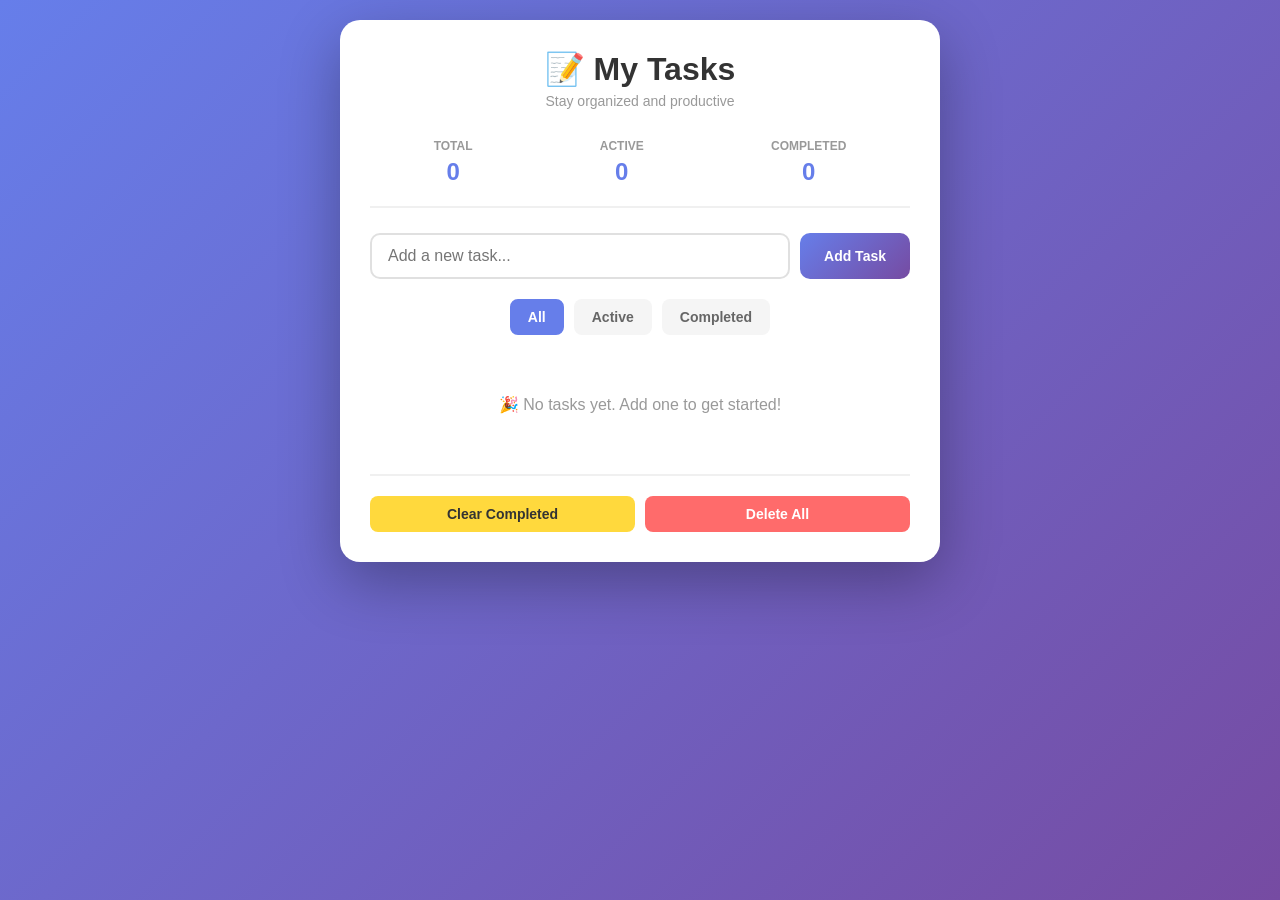
<file: index.html>
<!DOCTYPE html>
<html lang="en">
<head>
    <meta charset="UTF-8">
    <meta name="viewport" content="width=device-width, initial-scale=1.0">
    <title>To-Do List App</title>
    <link rel="stylesheet" href="styles.css">
</head>
<body>
    <div class="container">
        <div class="todo-wrapper">
            <header class="header">
                <h1>📝 My Tasks</h1>
                <p class="subtitle">Stay organized and productive</p>
            </header>

            <div class="stats">
                <div class="stat-item">
                    <span class="stat-label">Total</span>
                    <span class="stat-value" id="totalCount">0</span>
                </div>
                <div class="stat-item">
                    <span class="stat-label">Active</span>
                    <span class="stat-value" id="activeCount">0</span>
                </div>
                <div class="stat-item">
                    <span class="stat-label">Completed</span>
                    <span class="stat-value" id="completedCount">0</span>
                </div>
            </div>

            <div class="input-section">
                <input 
                    type="text" 
                    id="taskInput" 
                    class="task-input" 
                    placeholder="Add a new task..."
                    autocomplete="off"
                >
                <button id="addBtn" class="add-btn">Add Task</button>
            </div>

            <div class="filter-section">
                <button class="filter-btn active" data-filter="all">All</button>
                <button class="filter-btn" data-filter="active">Active</button>
                <button class="filter-btn" data-filter="completed">Completed</button>
            </div>

            <div id="emptyState" class="empty-state">
                <p>🎉 No tasks yet. Add one to get started!</p>
            </div>

            <ul id="taskList" class="task-list"></ul>

            <div class="action-buttons">
                <button id="clearCompleted" class="action-btn clear-btn">Clear Completed</button>
                <button id="deleteAll" class="action-btn delete-btn">Delete All</button>
            </div>
        </div>
    </div>

    <script src="script.js"></script>
</body>
</html>
</file>
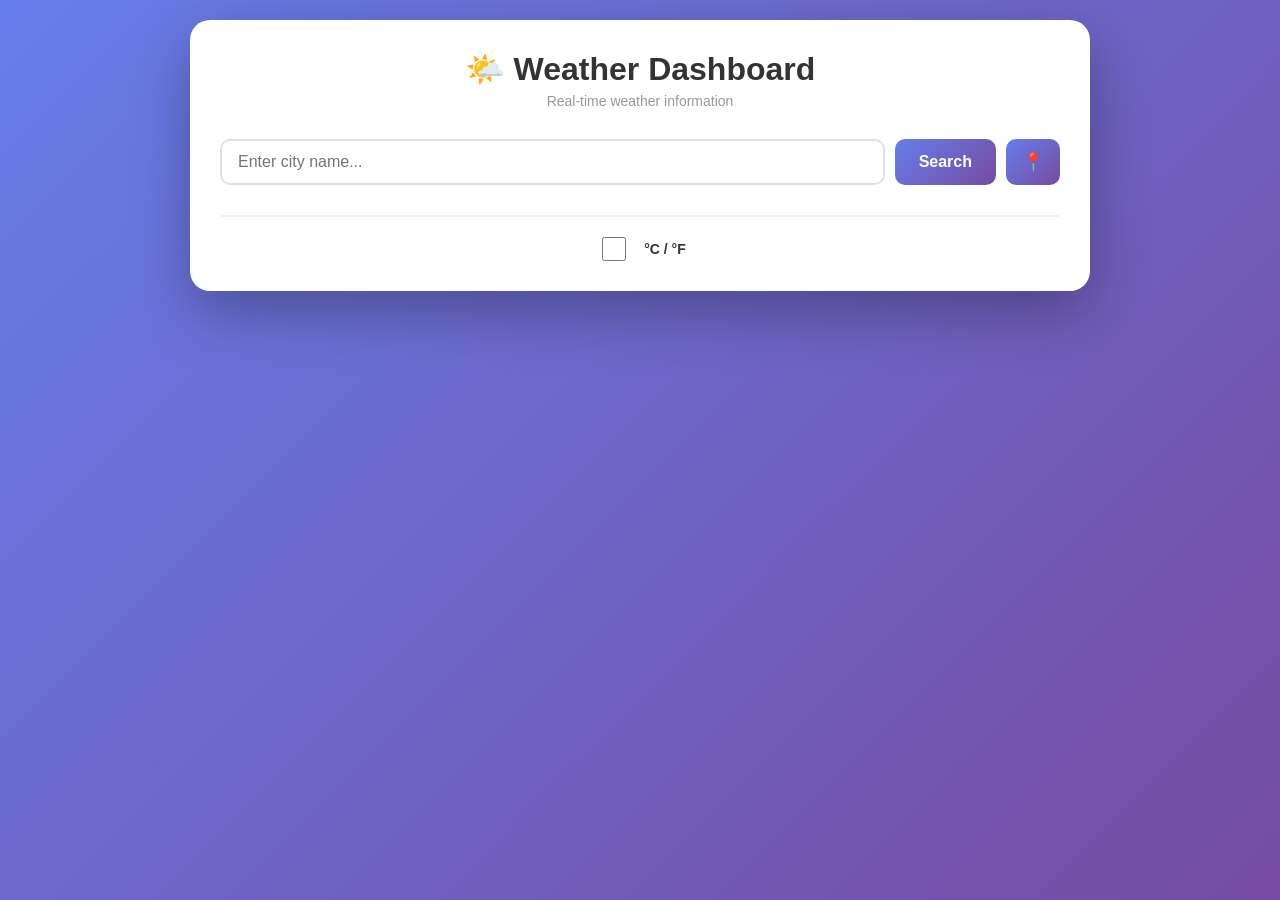
<file: weather.html>
<!DOCTYPE html>
<html lang="en">
<head>
    <meta charset="UTF-8">
    <meta name="viewport" content="width=device-width, initial-scale=1.0">
    <title>Weather Dashboard</title>
    <link rel="stylesheet" href="weather-styles.css">
</head>
<body>
    <div class="container">
        <div class="weather-wrapper">
            <!-- Header -->
            <header class="header">
                <h1>🌤️ Weather Dashboard</h1>
                <p class="subtitle">Real-time weather information</p>
            </header>

            <!-- Search Section -->
            <div class="search-section">
                <input 
                    type="text" 
                    id="cityInput" 
                    class="city-input" 
                    placeholder="Enter city name..."
                    autocomplete="off"
                >
                <button id="searchBtn" class="search-btn">Search</button>
                <button id="locationBtn" class="location-btn" title="Get current location">📍</button>
            </div>

            <!-- Loading State -->
            <div id="loadingState" class="loading-state hidden">
                <div class="spinner"></div>
                <p>Loading weather data...</p>
            </div>

            <!-- Error State -->
            <div id="errorState" class="error-state hidden"></div>

            <!-- Current Weather -->
            <div id="currentWeather" class="current-weather hidden">
                <div class="location-info">
                    <h2 id="cityName"></h2>
                    <p id="updateTime"></p>
                </div>
                <div class="weather-main">
                    <div class="temp-section">
                        <span id="temperature" class="temperature"></span>
                        <img id="weatherIcon" class="weather-icon" alt="Weather icon">
                    </div>
                    <div class="weather-desc">
                        <p id="weatherDescription"></p>
                        <p id="feelsLike"></p>
                    </div>
                </div>
                <div class="weather-details">
                    <div class="detail-item">
                        <span class="detail-label">Humidity</span>
                        <span class="detail-value" id="humidity"></span>
                    </div>
                    <div class="detail-item">
                        <span class="detail-label">Wind Speed</span>
                        <span class="detail-value" id="windSpeed"></span>
                    </div>
                    <div class="detail-item">
                        <span class="detail-label">Pressure</span>
                        <span class="detail-value" id="pressure"></span>
                    </div>
                    <div class="detail-item">
                        <span class="detail-label">UV Index</span>
                        <span class="detail-value" id="uvIndex"></span>
                    </div>
                    <div class="detail-item">
                        <span class="detail-label">Visibility</span>
                        <span class="detail-value" id="visibility"></span>
                    </div>
                    <div class="detail-item">
                        <span class="detail-label">Dew Point</span>
                        <span class="detail-value" id="dewPoint"></span>
                    </div>
                </div>
            </div>

            <!-- 5-Day Forecast -->
            <div id="forecastSection" class="forecast-section hidden">
                <h3>5-Day Forecast</h3>
                <div id="forecastList" class="forecast-list"></div>
            </div>

            <!-- Recent Searches -->
            <div id="recentSearches" class="recent-searches hidden">
                <h3>Recent Searches</h3>
                <div id="recentList" class="recent-list"></div>
            </div>

            <!-- Temperature Toggle -->
            <div class="temperature-toggle">
                <label class="toggle-label">
                    <input type="checkbox" id="tempToggle" class="toggle-input">
                    <span class="toggle-text">°C / °F</span>
                </label>
            </div>
        </div>
    </div>

    <script src="weather-script.js"></script>
</body>
</html>
</file>
<file: styles.css>
* {
    margin: 0;
    padding: 0;
    box-sizing: border-box;
}

body {
    font-family: 'Segoe UI', Tahoma, Geneva, Verdana, sans-serif;
    background: linear-gradient(135deg, #667eea 0%, #764ba2 100%);
    min-height: 100vh;
    padding: 20px;
}

.container {
    max-width: 600px;
    margin: 0 auto;
}

.todo-wrapper {
    background: white;
    border-radius: 20px;
    box-shadow: 0 20px 60px rgba(0, 0, 0, 0.3);
    padding: 30px;
    animation: slideUp 0.5s ease-out;
}

@keyframes slideUp {
    from {
        opacity: 0;
        transform: translateY(30px);
    }
    to {
        opacity: 1;
        transform: translateY(0);
    }
}

.header {
    text-align: center;
    margin-bottom: 30px;
}

.header h1 {
    color: #333;
    font-size: 32px;
    margin-bottom: 5px;
}

.subtitle {
    color: #999;
    font-size: 14px;
}

.stats {
    display: flex;
    justify-content: space-around;
    margin-bottom: 25px;
    padding-bottom: 20px;
    border-bottom: 2px solid #f0f0f0;
}

.stat-item {
    display: flex;
    flex-direction: column;
    align-items: center;
    gap: 5px;
}

.stat-label {
    font-size: 12px;
    color: #999;
    text-transform: uppercase;
    font-weight: 600;
}

.stat-value {
    font-size: 24px;
    font-weight: bold;
    color: #667eea;
}

.input-section {
    display: flex;
    gap: 10px;
    margin-bottom: 20px;
}

.task-input {
    flex: 1;
    padding: 12px 16px;
    border: 2px solid #e0e0e0;
    border-radius: 10px;
    font-size: 16px;
    transition: all 0.3s ease;
}

.task-input:focus {
    outline: none;
    border-color: #667eea;
    box-shadow: 0 0 0 3px rgba(102, 126, 234, 0.1);
}

.add-btn {
    padding: 12px 24px;
    background: linear-gradient(135deg, #667eea 0%, #764ba2 100%);
    color: white;
    border: none;
    border-radius: 10px;
    cursor: pointer;
    font-weight: 600;
    transition: all 0.3s ease;
    font-size: 14px;
}

.add-btn:hover {
    transform: translateY(-2px);
    box-shadow: 0 10px 20px rgba(102, 126, 234, 0.3);
}

.add-btn:active {
    transform: translateY(0);
}

.filter-section {
    display: flex;
    gap: 10px;
    margin-bottom: 20px;
    justify-content: center;
}

.filter-btn {
    padding: 8px 16px;
    background: #f5f5f5;
    border: 2px solid transparent;
    border-radius: 8px;
    cursor: pointer;
    font-size: 14px;
    font-weight: 600;
    color: #666;
    transition: all 0.3s ease;
}

.filter-btn:hover {
    background: #efefef;
}

.filter-btn.active {
    background: #667eea;
    color: white;
    border-color: #667eea;
}

.empty-state {
    text-align: center;
    padding: 40px 20px;
    color: #999;
    font-size: 16px;
    display: none;
}

.empty-state.show {
    display: block;
}

.task-list {
    list-style: none;
    margin-bottom: 20px;
}

.task-item {
    display: flex;
    align-items: center;
    padding: 15px;
    background: #f9f9f9;
    border-radius: 10px;
    margin-bottom: 10px;
    transition: all 0.3s ease;
    animation: fadeIn 0.3s ease-out;
}

@keyframes fadeIn {
    from {
        opacity: 0;
        transform: translateY(-10px);
    }
    to {
        opacity: 1;
        transform: translateY(0);
    }
}

.task-item:hover {
    background: #f0f0f0;
    box-shadow: 0 2px 8px rgba(0, 0, 0, 0.1);
}

.task-item.completed .task-text {
    text-decoration: line-through;
    color: #ccc;
}

.checkbox {
    width: 24px;
    height: 24px;
    margin-right: 15px;
    cursor: pointer;
    accent-color: #667eea;
}

.task-text {
    flex: 1;
    color: #333;
    font-size: 16px;
    transition: all 0.3s ease;
    word-break: break-word;
}

.task-date {
    font-size: 12px;
    color: #999;
    margin-left: 10px;
}

.delete-task-btn {
    background: #ff6b6b;
    color: white;
    border: none;
    padding: 6px 12px;
    border-radius: 6px;
    cursor: pointer;
    font-size: 12px;
    font-weight: 600;
    transition: all 0.3s ease;
    margin-left: 10px;
}

.delete-task-btn:hover {
    background: #ff5252;
    transform: scale(1.05);
}

.action-buttons {
    display: flex;
    gap: 10px;
    margin-top: 20px;
    padding-top: 20px;
    border-top: 2px solid #f0f0f0;
}

.action-btn {
    flex: 1;
    padding: 10px;
    border: none;
    border-radius: 8px;
    cursor: pointer;
    font-weight: 600;
    font-size: 14px;
    transition: all 0.3s ease;
}

.clear-btn {
    background: #ffd93d;
    color: #333;
}

.clear-btn:hover {
    background: #ffcc1a;
    transform: translateY(-2px);
}

.delete-btn {
    background: #ff6b6b;
    color: white;
}

.delete-btn:hover {
    background: #ff5252;
    transform: translateY(-2px);
}

.action-btn:disabled {
    opacity: 0.5;
    cursor: not-allowed;
}

/* Responsive Design */
@media (max-width: 600px) {
    .todo-wrapper {
        padding: 20px;
    }

    .header h1 {
        font-size: 24px;
    }

    .stats {
        flex-direction: row;
    }

    .input-section {
        flex-direction: column;
    }

    .add-btn {
        width: 100%;
    }

    .filter-section {
        flex-wrap: wrap;
    }

    .task-item {
        flex-wrap: wrap;
    }

    .action-buttons {
        flex-direction: column;
    }
}
</file>
<file: weather-styles.css>
* {
    margin: 0;
    padding: 0;
    box-sizing: border-box;
}

body {
    font-family: 'Segoe UI', Tahoma, Geneva, Verdana, sans-serif;
    background: linear-gradient(135deg, #667eea 0%, #764ba2 100%);
    min-height: 100vh;
    padding: 20px;
}

.container {
    max-width: 900px;
    margin: 0 auto;
}

.weather-wrapper {
    background: white;
    border-radius: 20px;
    box-shadow: 0 20px 60px rgba(0, 0, 0, 0.3);
    padding: 30px;
    animation: slideUp 0.5s ease-out;
}

@keyframes slideUp {
    from {
        opacity: 0;
        transform: translateY(30px);
    }
    to {
        opacity: 1;
        transform: translateY(0);
    }
}

.header {
    text-align: center;
    margin-bottom: 30px;
}

.header h1 {
    color: #333;
    font-size: 32px;
    margin-bottom: 5px;
}

.subtitle {
    color: #999;
    font-size: 14px;
}

.search-section {
    display: flex;
    gap: 10px;
    margin-bottom: 25px;
}

.city-input {
    flex: 1;
    padding: 12px 16px;
    border: 2px solid #e0e0e0;
    border-radius: 10px;
    font-size: 16px;
    transition: all 0.3s ease;
}

.city-input:focus {
    outline: none;
    border-color: #667eea;
    box-shadow: 0 0 0 3px rgba(102, 126, 234, 0.1);
}

.search-btn,
.location-btn {
    padding: 12px 24px;
    background: linear-gradient(135deg, #667eea 0%, #764ba2 100%);
    color: white;
    border: none;
    border-radius: 10px;
    cursor: pointer;
    font-weight: 600;
    transition: all 0.3s ease;
    font-size: 16px;
}

.location-btn {
    padding: 12px 16px;
    font-size: 18px;
}

.search-btn:hover,
.location-btn:hover {
    transform: translateY(-2px);
    box-shadow: 0 10px 20px rgba(102, 126, 234, 0.3);
}

.search-btn:active,
.location-btn:active {
    transform: translateY(0);
}

/* Loading State */
.loading-state {
    text-align: center;
    padding: 40px;
    display: flex;
    flex-direction: column;
    align-items: center;
    gap: 20px;
}

.loading-state.hidden {
    display: none;
}

.spinner {
    width: 50px;
    height: 50px;
    border: 4px solid #f0f0f0;
    border-top: 4px solid #667eea;
    border-radius: 50%;
    animation: spin 1s linear infinite;
}

@keyframes spin {
    0% { transform: rotate(0deg); }
    100% { transform: rotate(360deg); }
}

/* Error State */
.error-state {
    background: #ffebee;
    border: 2px solid #ef5350;
    color: #c62828;
    padding: 15px;
    border-radius: 10px;
    margin-bottom: 20px;
    text-align: center;
}

.error-state.hidden {
    display: none;
}

/* Current Weather */
.current-weather {
    background: linear-gradient(135deg, #667eea 0%, #764ba2 100%);
    border-radius: 15px;
    padding: 30px;
    color: white;
    margin-bottom: 30px;
}

.current-weather.hidden {
    display: none;
}

.location-info h2 {
    font-size: 28px;
    margin-bottom: 5px;
}

.location-info p {
    font-size: 12px;
    opacity: 0.9;
}

.weather-main {
    display: flex;
    align-items: center;
    gap: 30px;
    margin: 25px 0;
}

.temp-section {
    display: flex;
    align-items: center;
    gap: 20px;
}

.temperature {
    font-size: 72px;
    font-weight: bold;
}

.weather-icon {
    width: 80px;
    height: 80px;
}

.weather-desc {
    flex: 1;
}

.weather-desc p {
    font-size: 16px;
    margin-bottom: 8px;
    opacity: 0.95;
}

.weather-details {
    display: grid;
    grid-template-columns: repeat(auto-fit, minmax(150px, 1fr));
    gap: 15px;
    margin-top: 25px;
    padding-top: 25px;
    border-top: 1px solid rgba(255, 255, 255, 0.2);
}

.detail-item {
    display: flex;
    flex-direction: column;
    gap: 5px;
}

.detail-label {
    font-size: 12px;
    opacity: 0.8;
    text-transform: uppercase;
    font-weight: 600;
}

.detail-value {
    font-size: 18px;
    font-weight: bold;
}

/* Forecast Section */
.forecast-section {
    margin-bottom: 30px;
}

.forecast-section.hidden {
    display: none;
}

.forecast-section h3 {
    color: #333;
    margin-bottom: 15px;
    font-size: 18px;
}

.forecast-list {
    display: grid;
    grid-template-columns: repeat(auto-fit, minmax(150px, 1fr));
    gap: 15px;
}

.forecast-card {
    background: #f9f9f9;
    border: 2px solid #e0e0e0;
    border-radius: 10px;
    padding: 15px;
    text-align: center;
    transition: all 0.3s ease;
}

.forecast-card:hover {
    border-color: #667eea;
    box-shadow: 0 5px 15px rgba(102, 126, 234, 0.2);
}

.forecast-card .date {
    color: #666;
    font-size: 14px;
    font-weight: 600;
    margin-bottom: 10px;
}

.forecast-card .icon {
    width: 50px;
    height: 50px;
    margin: 10px auto;
}

.forecast-card .temp {
    color: #333;
    font-size: 16px;
    font-weight: bold;
    margin-bottom: 5px;
}

.forecast-card .description {
    color: #999;
    font-size: 12px;
}

/* Recent Searches */
.recent-searches {
    margin-top: 30px;
    padding-top: 30px;
    border-top: 2px solid #f0f0f0;
}

.recent-searches.hidden {
    display: none;
}

.recent-searches h3 {
    color: #333;
    margin-bottom: 15px;
    font-size: 18px;
}

.recent-list {
    display: flex;
    flex-wrap: wrap;
    gap: 10px;
}

.recent-item {
    background: #f5f5f5;
    padding: 8px 15px;
    border-radius: 8px;
    cursor: pointer;
    transition: all 0.3s ease;
    font-size: 14px;
    color: #333;
}

.recent-item:hover {
    background: #667eea;
    color: white;
}

/* Temperature Toggle */
.temperature-toggle {
    display: flex;
    justify-content: center;
    margin-top: 30px;
    padding-top: 20px;
    border-top: 2px solid #f0f0f0;
}

.toggle-label {
    display: flex;
    align-items: center;
    gap: 10px;
    cursor: pointer;
    font-weight: 600;
    color: #333;
}

.toggle-input {
    width: 40px;
    height: 24px;
    cursor: pointer;
    accent-color: #667eea;
}

.toggle-text {
    font-size: 14px;
}

/* Responsive Design */
@media (max-width: 600px) {
    .weather-wrapper {
        padding: 20px;
    }

    .header h1 {
        font-size: 24px;
    }

    .search-section {
        flex-wrap: wrap;
    }

    .city-input {
        flex: 1 1 100%;
    }

    .search-btn {
        flex: 1;
    }

    .weather-main {
        flex-direction: column;
        gap: 15px;
    }

    .temperature {
        font-size: 48px;
    }

    .weather-details {
        grid-template-columns: repeat(2, 1fr);
    }

    .forecast-list {
        grid-template-columns: repeat(2, 1fr);
    }
}
</file>
